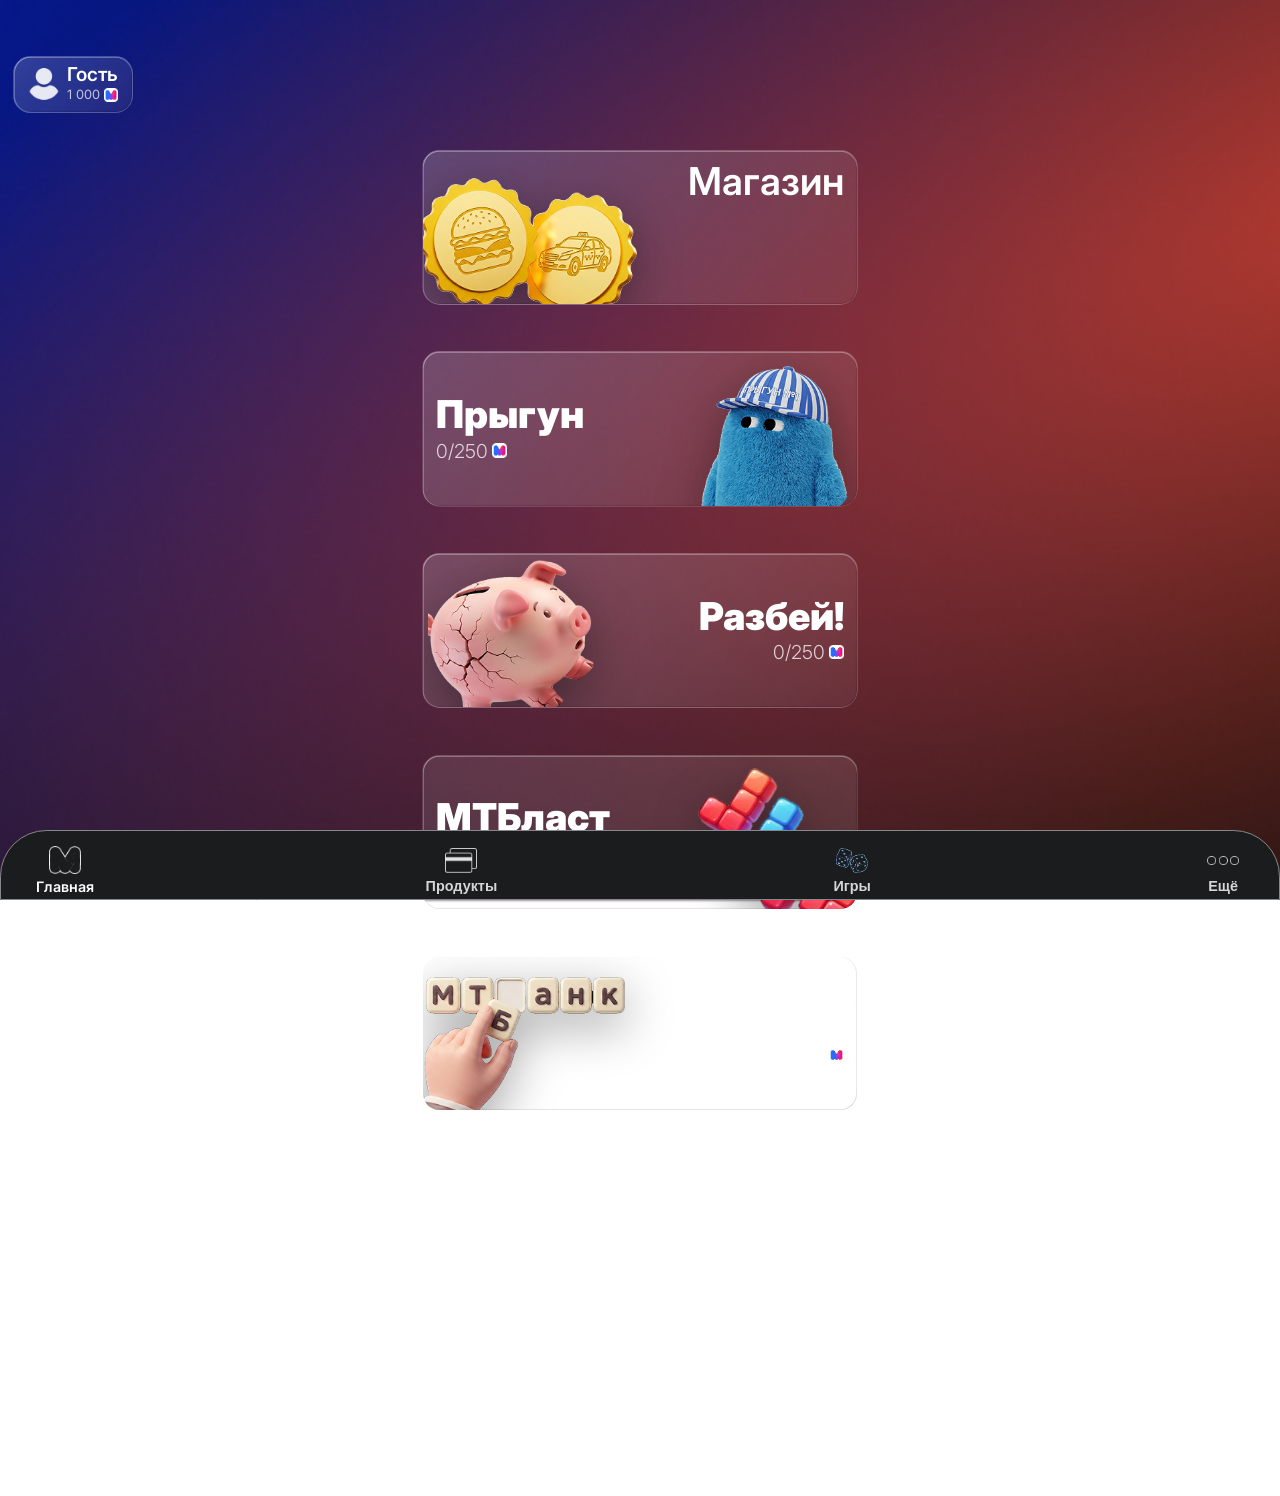
<file: index.html>
<!doctype html>
<html lang="ru">
  <head>
    <meta charset="UTF-8" />
    <meta name="viewport" content="width=device-width, initial-scale=1.0, viewport-fit=cover" />
    <title>Загрузка…</title>
    <meta http-equiv="refresh" content="0; url=./home/index.html?v=2" />
  </head>
  <body>
    <script>
      location.replace('./home/index.html?v=2');
    </script>
  </body>
</html>
</file>
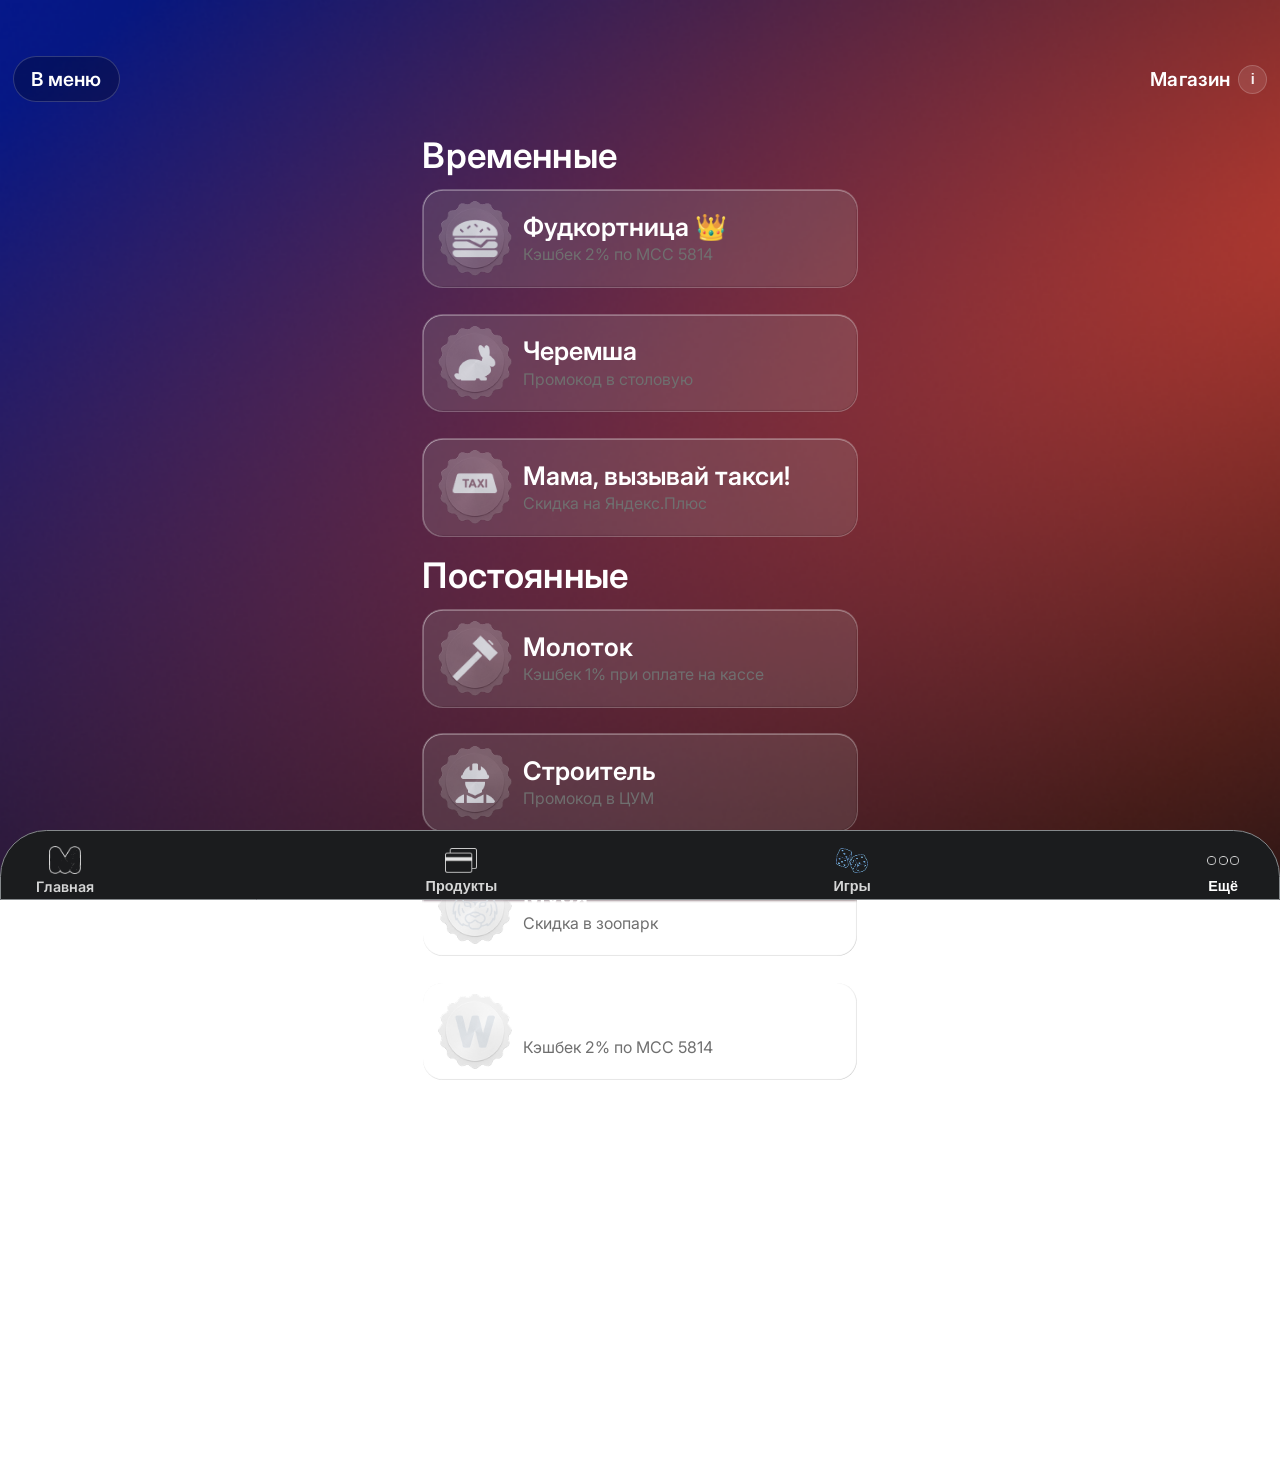
<file: achievements/index.html>
<!doctype html>
<html lang="ru">
  <head>
    <meta charset="UTF-8" />
    <meta name="viewport" content="width=device-width, initial-scale=1.0, viewport-fit=cover" />
    <title>Магазин</title>
    <link rel="stylesheet" href="../styles.css?v=2" />
    <link rel="stylesheet" href="./style.css?v=2" />
  </head>
  <body>
    <div class="app" id="app">
      <header class="topbar">
        <a class="btn btn--pill topbar__menu" href="../home/index.html">В меню</a>
        <div class="topbar__titleWrap">
          <h1 class="title">Магазин</h1>
          <button class="topbar__info" id="infoBtn" type="button" aria-label="Информация о MOBYCoins">i</button>
        </div>
        <div class="topbar__spacer" aria-hidden="true"></div>
      </header>

      <main class="stage" aria-label="Достижения">
        <section class="ach" aria-label="Список достижений">
          <div class="ach__section" id="tempSection">
            <h2 class="ach__h">Временные</h2>
            <div class="ach__list" id="tempList"></div>
          </div>

          <div class="ach__section" id="permSection">
            <h2 class="ach__h">Постоянные</h2>
            <div class="ach__list" id="permList"></div>
          </div>
        </section>
      </main>

      <nav class="bottombar" aria-label="Навигация">
        <a class="tab" href="../home/index.html">
          <span class="tab__icon"><img src="../images/menu/main.png" alt="" /></span>
          <span class="tab__text">Главная</span>
        </a>
        <button class="tab" type="button">
          <span class="tab__icon"><img src="../images/menu/products.png" alt="" /></span>
          <span class="tab__text">Продукты</span>
        </button>
        <button class="tab" type="button">
          <span class="tab__icon"><img src="../images/menu/games.png" alt="" /></span>
          <span class="tab__text">Игры</span>
        </button>
        <button class="tab tab--active" type="button">
          <span class="tab__icon"><img src="../images/menu/more.png" alt="" /></span>
          <span class="tab__text">Ещё</span>
        </button>
      </nav>

      <div class="modalBackdrop" id="infoBackdrop" aria-hidden="true"></div>
      <div class="modal" id="infoModal" role="dialog" aria-modal="true" aria-labelledby="infoTitle" aria-hidden="true">
        <div class="modal__card">
          <div class="modal__head">
            <div class="modal__title" id="infoTitle">MOBYCoins</div>
            <button class="modal__close" id="infoClose" type="button" aria-label="Закрыть">✕</button>
          </div>
          <div class="modal__body">
            <div class="modal__text">MOBYCoins - это внутриигровая валюта. Играй в игры, оплачивай картой и лови коины!</div>
            <div class="modal__text">Не хватает кэшбека? Обменяй коины на медали, но не забывай про достижения</div>
            <div class="modal__text">Активируй три ежемесячные медали или пожертвуй одной взамен на еженедельные акции от партнёров.</div>
          </div>
        </div>
      </div>
    </div>

    <script src="./script.js?v=2" defer></script>
  </body>
</html>
</file>
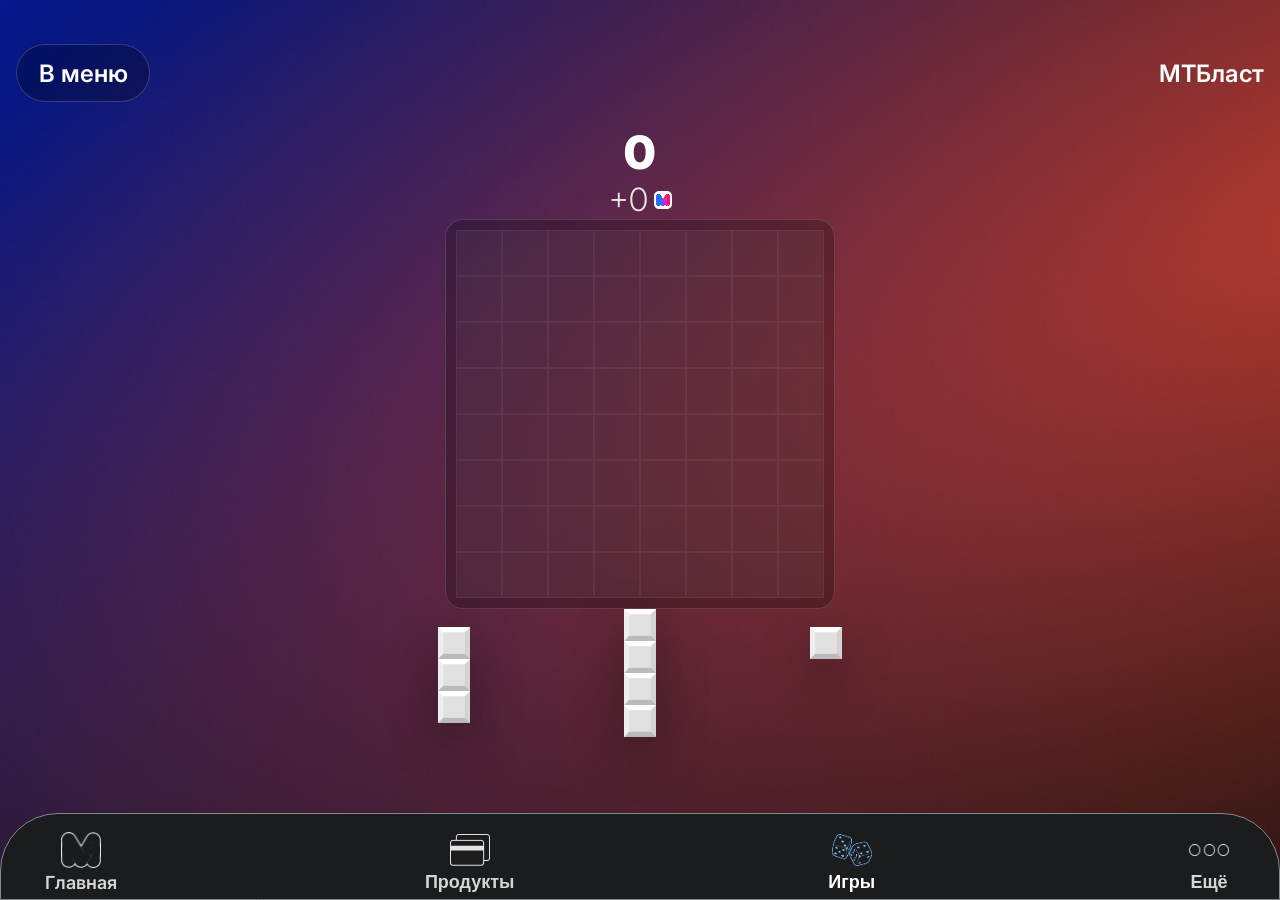
<file: blockblast/index.html>
<!doctype html>
<html lang="ru">
  <head>
    <meta charset="UTF-8" />
    <meta name="viewport" content="width=device-width, initial-scale=1.0, viewport-fit=cover" />
    <title>МТБласт</title>
    <link rel="stylesheet" href="../styles.css?v=2" />
    <link rel="stylesheet" href="./style.css?v=2" />
  </head>
  <body class="has-bb">
    <div class="app" id="app">
      <header class="topbar">
        <a class="btn btn--pill topbar__menu" href="../home/index.html">В меню</a>
        <h1 class="title">МТБласт</h1>
        <div class="topbar__spacer" aria-hidden="true"></div>
      </header>

      <main class="stage" aria-label="Игра Блокбласт">
        <section class="bb">
          <div class="bb__score" aria-label="Счёт">
            <span id="score">0</span>
          </div>

          <div class="bb__coinsLine" id="coinsLine" aria-label="МТкоины">
            <span class="bb__coinsText">+0</span>
            <img class="bb__coin" src="../images/coin.png" alt="" />
          </div>

          <div class="bb__boardWrap">
            <div class="bb__board" id="board" aria-label="Поле"></div>
          </div>

          <div class="bb__tray" id="tray" aria-label="Фигуры"></div>
        </section>
      </main>

      <nav class="bottombar" aria-label="Навигация">
        <a class="tab" href="../home/index.html">
          <span class="tab__icon"><img src="../images/menu/main.png" alt="" /></span>
          <span class="tab__text">Главная</span>
        </a>
        <button class="tab" type="button">
          <span class="tab__icon"><img src="../images/menu/products.png" alt="" /></span>
          <span class="tab__text">Продукты</span>
        </button>
        <button class="tab tab--active" type="button">
          <span class="tab__icon"><img src="../images/menu/games.png" alt="" /></span>
          <span class="tab__text">Игры</span>
        </button>
        <button class="tab" type="button">
          <span class="tab__icon"><img src="../images/menu/more.png" alt="" /></span>
          <span class="tab__text">Ещё</span>
        </button>
      </nav>
    </div>

    <div class="bb__dragLayer" id="dragLayer" aria-hidden="true"></div>
    
    <script src="./script.js?v=2" defer></script>
  </body>
</html>
</file>
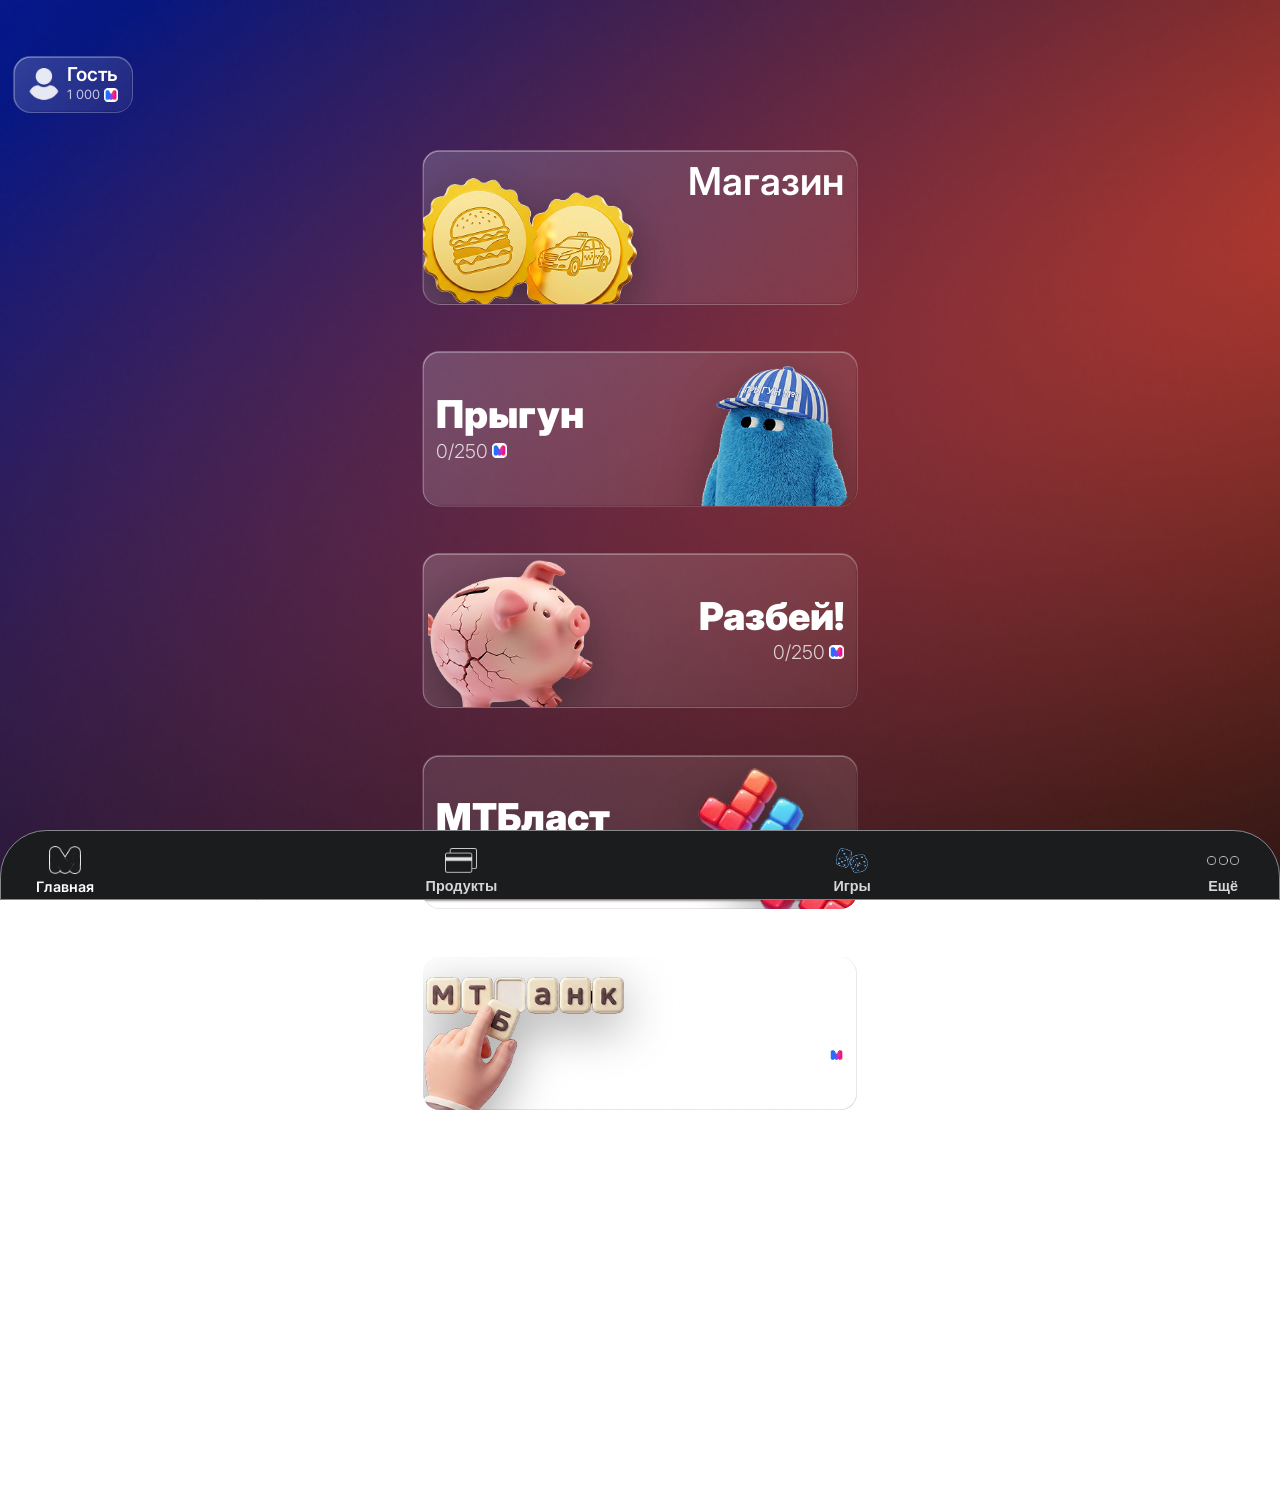
<file: home/index.html>
<!doctype html>
<html lang="ru">
  <head>
    <meta charset="UTF-8" />
    <meta name="viewport" content="width=device-width, initial-scale=1.0, viewport-fit=cover" />
    <title>Главная</title>
    <link rel="stylesheet" href="../styles.css?v=2" />
    <link rel="stylesheet" href="./style.css?v=2" />

    <link rel="prefetch" href="../achievements/index.html" />
    <link rel="prefetch" href="../achievements/style.css?v=2" />
    <link rel="prefetch" href="../achievements/script.js?v=2" />

    <link rel="prefetch" href="../jumper/index.html" />
    <link rel="prefetch" href="../jumper/style.css?v=2" />
    <link rel="prefetch" href="../jumper/script.js?v=2" />

    <link rel="prefetch" href="../pig/index.html" />
    <link rel="prefetch" href="../pig/style.css?v=2" />
    <link rel="prefetch" href="../pig/script.js?v=2" />

    <link rel="prefetch" href="../blockblast/index.html" />
    <link rel="prefetch" href="../blockblast/style.css?v=2" />
    <link rel="prefetch" href="../blockblast/script.js?v=2" />

    <link rel="prefetch" href="../wordle/index.html" />
    <link rel="prefetch" href="../wordle/style.css?v=2" />
    <link rel="prefetch" href="../wordle/script.js?v=2" />
  </head>
  <body>
    <div class="app" id="app">
      <header class="homeTop">
        <div class="profile glass">
          <div class="profile__icon" aria-hidden="true">
            <img src="../images/user.png" alt="" />
          </div>
          <div class="profile__meta">
            <div class="profile__name">Гость</div>
            <div class="profile_coins">
              <div class="profile__sub" id="profileCoins">1000</div>
              <img src="../images/coin.png" alt="">
            </div>
          </div>
        </div>
      </header>

      <main class="stage" aria-label="Главное меню">
        <section class="home">
          <a class="card glass card--wide" href="../achievements/index.html" aria-label="Достижения">
            <div class="card__text card__text--shop">
              <div class="card__sub">Магазин</div>
            </div>
            <img class="card__art card__art--ach" src="../images/achievements.png" alt="" />
          </a>

          <a class="card glass card--jumper" href="../jumper/index.html" aria-label="Игра Прыгун">
            <div class="card__text">
              <div class="card__title">Прыгун</div>
              <div class="card__coins">
                <div class="card__sub" id="jumperProgress">0/250</div>
                <img src="../images/coin.png" alt="Монета">
              </div>
              
            </div>
            <img class="card__art" src="../images/jumper.png" alt="" />
          </a>

          <a class="card glass card--break" href="../pig/index.html" aria-label="Игра Разбей">
            <img class="card__art" src="../images/break.png" alt="" />
            <div class="card__text card__text--right">
              <div class="card__title">Разбей!</div>
  
              <div class="card__coins">
                 <div class="card__sub" id="pigProgress">0/250</div>
                <img src="../images/coin.png" alt="Монета">
              </div>
            </div>
          </a>

          <a class="card glass card--blast" href="../blockblast/index.html" aria-label="Игра МТБласт">
            <div class="card__text">
              <div class="card__title">МТБласт</div>
              
              <div class="card__coins">
                 <div class="card__sub" id="blockblastProgress">0/250</div>
                <img src="../images/coin.png" alt="Монета">
              </div>
            </div>
            <img class="card__art" src="../images/blockblast.png" alt="" />
          </a>

          <a class="card glass card--wordle" href="../wordle/index.html" aria-label="Игра Вордли">
            <img class="card__art" src="../images/words.png" alt="" />
            <div class="card__text card__text--right">
              <div class="card__title">Вордли</div>
              

              <div class="card__coins">
                 <div class="card__sub" id="wordleProgress">0/250</div>
                <img src="../images/coin.png" alt="Монета">
              </div>
            </div>
          </a>
        </section>
      </main>

      <nav class="bottombar" aria-label="Навигация">
        <a class="tab tab--active" href="../home/index.html">
          <span class="tab__icon"><img src="../images/menu/main.png" alt="" /></span>
          <span class="tab__text">Главная</span>
        </a>
        <button class="tab" type="button">
          <span class="tab__icon"><img src="../images/menu/products.png" alt="" /></span>
          <span class="tab__text">Продукты</span>
        </button>
        <button class="tab" type="button">
          <span class="tab__icon"><img src="../images/menu/games.png" alt="" /></span>
          <span class="tab__text">Игры</span>
        </button>
        <button class="tab" type="button">
          <span class="tab__icon"><img src="../images/menu/more.png" alt="" /></span>
          <span class="tab__text">Ещё</span>
        </button>
      </nav>
    </div>

    <script src="./script.js?v=2" defer></script>
  </body>
</html>
</file>
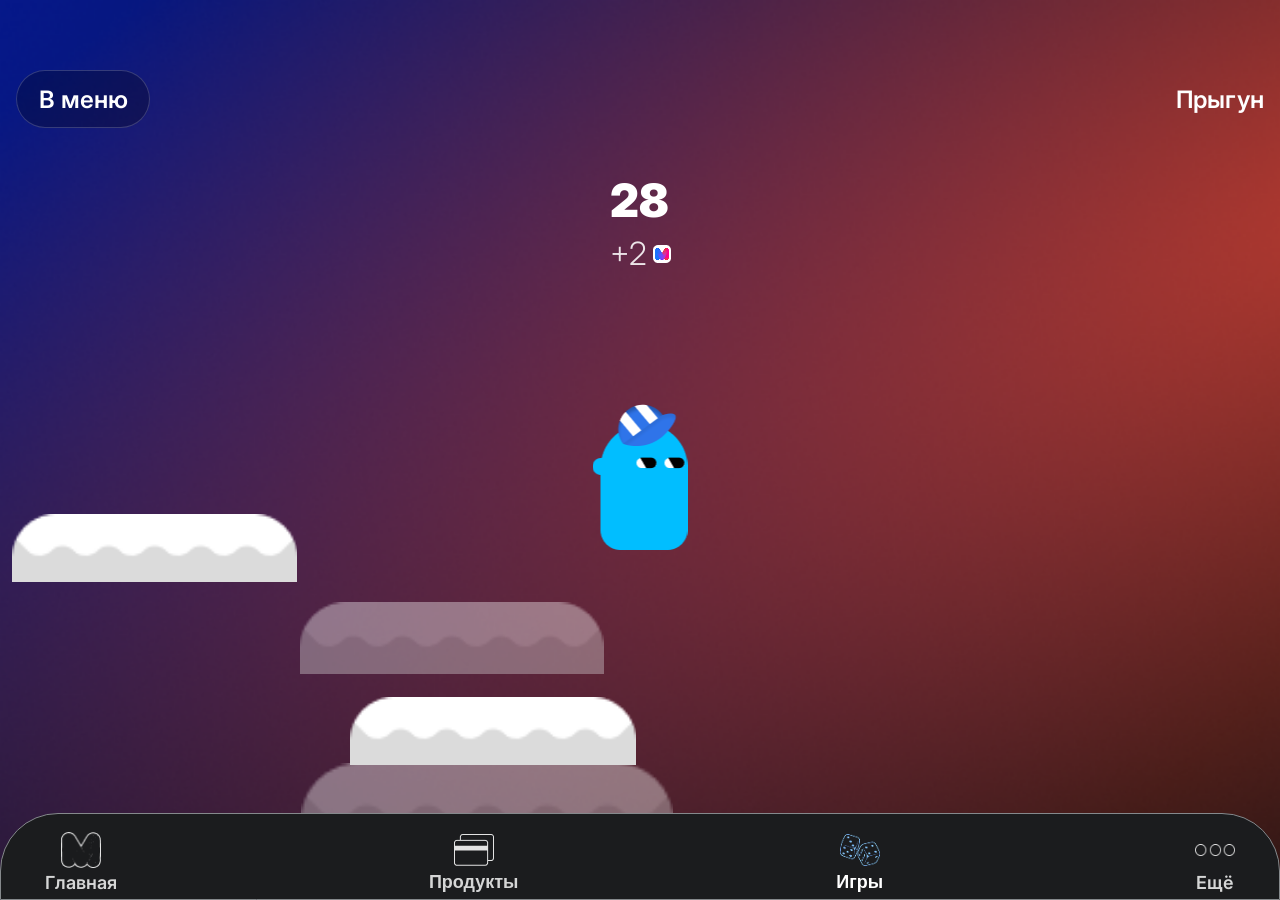
<file: jumper/index.html>
<!doctype html>
<html lang="ru">
  <head>
    <meta charset="UTF-8" />
    <meta name="viewport" content="width=device-width, initial-scale=1.0, viewport-fit=cover" />
    <title>Прыгун</title>
    <link rel="stylesheet" href="../styles.css?v=2" />
    <link rel="stylesheet" href="./style.css?v=2" />
  </head>
  <body class="has-canvas">
    <canvas id="game" class="game" width="390" height="844"></canvas>
    <div class="app" id="app">
      <header class="topbar">
        <a class="btn btn--pill topbar__menu" id="menuBtn" href="../home/index.html">В меню</a>
        <h1 class="title">Прыгун</h1>
        <div class="topbar__spacer" aria-hidden="true"></div>
      </header>

      <main class="stage" aria-label="Игра Прыгун">
        <div class="jHud" aria-label="Счёт">
          <div class="scoreBadge" aria-label="Очки">
            <span id="score">0</span>
          </div>
          <div class="j__coinsLine" id="coinsLine" aria-label="МТкоины">
            <span class="j__coinsText">+0</span>
            <img class="j__coin" src="../images/coin.png" alt="" />
          </div>
        </div>
        <div class="hint" id="hint">
          Управление: <b>← →</b> или <b>свайп</b>
        </div>
      </main>

      <nav class="bottombar" aria-label="Навигация">
        <a class="tab" href="../home/index.html">
          <span class="tab__icon"><img src="../images/menu/main.png" alt="" /></span>
          <span class="tab__text">Главная</span>
        </a>
        <button class="tab" type="button">
          <span class="tab__icon"><img src="../images/menu/products.png" alt="" /></span>
          <span class="tab__text">Продукты</span>
        </button>
        <button class="tab tab--active" type="button">
          <span class="tab__icon"><img src="../images/menu/games.png" alt="" /></span>
          <span class="tab__text">Игры</span>
        </button>
        <a class="tab" href="../achievements/index.html">
          <span class="tab__icon"><img src="../images/menu/more.png" alt="" /></span>
          <span class="tab__text">Ещё</span>
        </a>
      </nav>
    </div>

    <script src="./script.js?v=2" defer></script>
  </body>
</html>
</file>
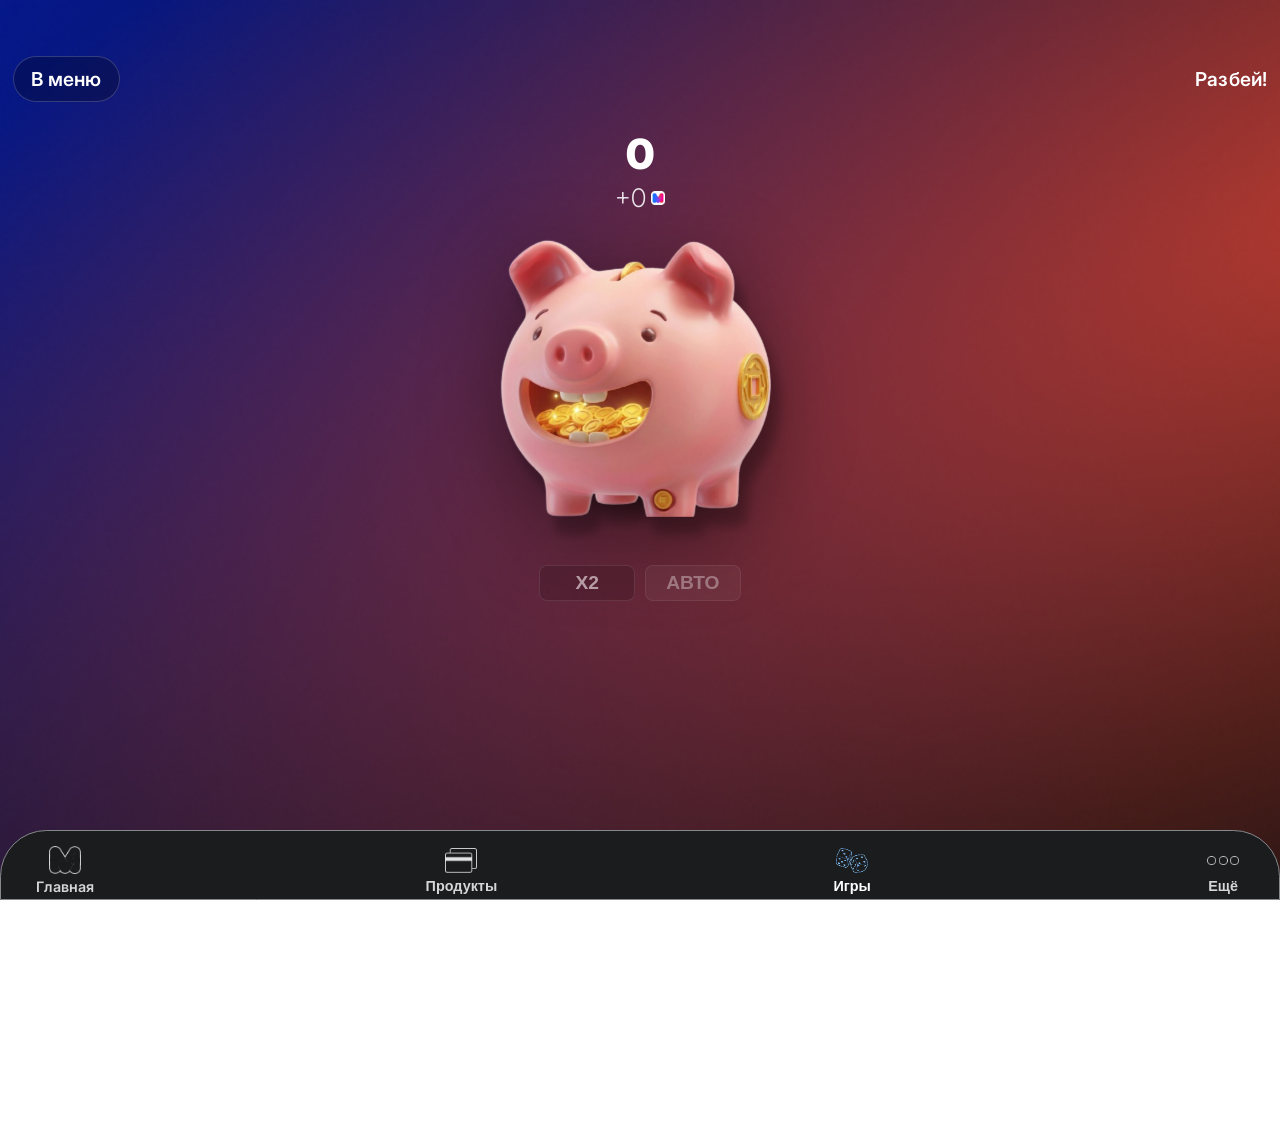
<file: pig/index.html>
<!doctype html>
<html lang="ru">
  <head>
    <meta charset="UTF-8" />
    <meta name="viewport" content="width=device-width, initial-scale=1.0, viewport-fit=cover" />
    <title>Свинка-копилка</title>
    <link rel="stylesheet" href="../styles.css?v=2" />
    <link rel="stylesheet" href="./style.css?v=2" />
  </head>
  <body>
    <div class="app" id="app">
      <header class="topbar">
        <a class="btn btn--pill topbar__menu" href="../home/index.html">В меню</a>
        <h1 class="title">Разбей!</h1>
        <div class="topbar__spacer" aria-hidden="true"></div>
      </header>

      <main class="stage" aria-label="Игра Свинка-копилка">
        <section class="pig">
          <div class="pig__hud" aria-label="Счёт">
            <div class="pig__clicks" id="clicks">0</div>
            <div class="pig__coinsLine" id="coinsLine">
              <span class="pig__coinsText">+0</span>
              <img class="pig__coin" src="../images/coin.png" alt="" />
            </div>
          </div>

          <button class="pig__btn" id="pigBtn" type="button" aria-label="Клик по свинке">
            <div class="pig__scene" id="pigScene">
              <img class="pig__img" id="pigImg" src="../images/pig.png" alt="Свинка-копилка" draggable="false" />
              <div class="pig__shadow" aria-hidden="true"></div>
            </div>
          </button>

          <div class="pig__actions">
            <button class="btn pig__actionBtn" id="btnX2" type="button">x2</button>
            <button class="btn pig__actionBtn" id="btnAuto" type="button">авто</button>
          </div>

          <div class="pig__particles" id="particles" aria-hidden="true"></div>
        </section>
      </main>

      <nav class="bottombar" aria-label="Навигация">
        <a class="tab" href="../home/index.html">
          <span class="tab__icon"><img src="../images/menu/main.png" alt="" /></span>
          <span class="tab__text">Главная</span>
        </a>
        <button class="tab" type="button">
          <span class="tab__icon"><img src="../images/menu/products.png" alt="" /></span>
          <span class="tab__text">Продукты</span>
        </button>
        <button class="tab tab--active" type="button">
          <span class="tab__icon"><img src="../images/menu/games.png" alt="" /></span>
          <span class="tab__text">Игры</span>
        </button>
        <button class="tab" type="button">
          <span class="tab__icon"><img src="../images/menu/more.png" alt="" /></span>
          <span class="tab__text">Ещё</span>
        </button>
      </nav>
    </div>

    <script src="./script.js?v=2" defer></script>
  </body>
</html>
</file>
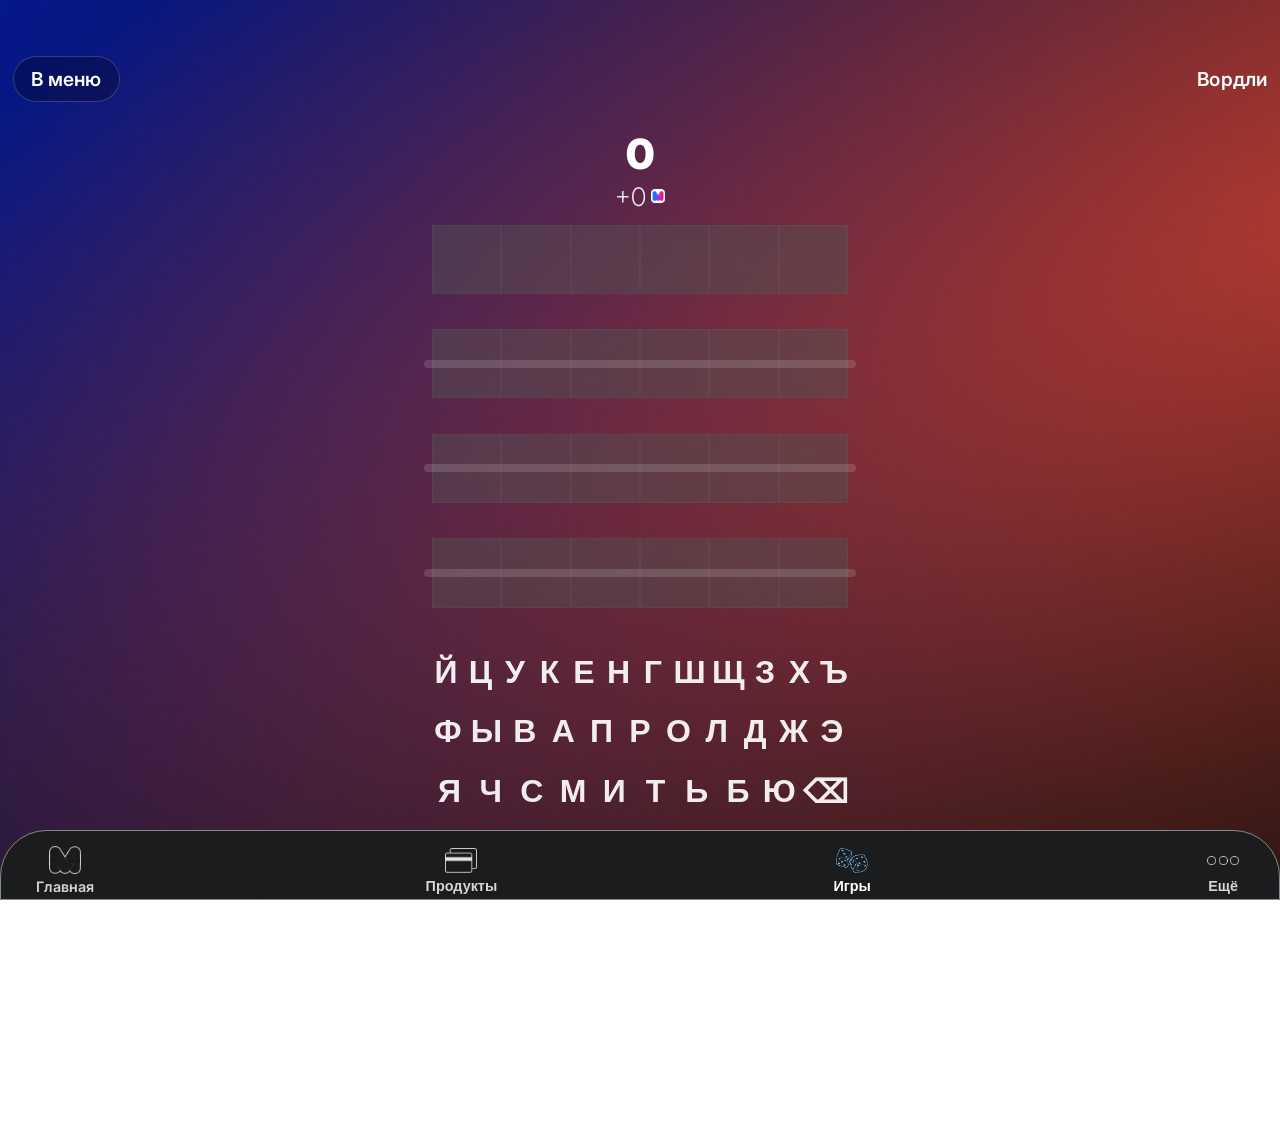
<file: wordle/index.html>
<!doctype html>
<html lang="ru">
  <head>
    <meta charset="UTF-8" />
    <meta name="viewport" content="width=device-width, initial-scale=1.0, viewport-fit=cover" />
    <title>Вордли</title>
    <link rel="stylesheet" href="../styles.css?v=2" />
    <link rel="stylesheet" href="./style.css?v=2" />
  </head>
  <body>
    <div class="app" id="app">
      <header class="topbar">
        <a class="btn btn--pill topbar__menu" href="../home/index.html">В меню</a>
        <h1 class="title">Вордли</h1>
        <div class="topbar__spacer" aria-hidden="true"></div>
      </header>

      <main class="stage" aria-label="Игра Вордли">
        <section class="w">
          <div class="w__hud" aria-label="Счёт">
            <div class="w__score" aria-label="Очки">
              <span id="score">0</span>
            </div>
            <div class="w__coinsLine" id="coinsLine" aria-label="МТкоины">
              <span class="w__coinsText">+0</span>
              <img class="w__coin" src="../images/coin.png" alt="" />
              <span class="w__maxBadge" id="maxBadge" aria-hidden="true">MAX</span>
            </div>
          </div>

          <div class="w__grid" id="grid" aria-label="Поле"></div>

          <div class="w__status" id="status" aria-live="polite"></div>

          <button class="btn btn--pill w__restart" id="restartBtn" type="button">Ещё раз</button>

          <button class="w__kbdToggle" id="kbdToggle" type="button" aria-controls="kbd" aria-expanded="false">
            ⌨
          </button>

          <div class="w__kbdBackdrop" id="kbdBackdrop" aria-hidden="true"></div>
          <div class="w__kbd" id="kbd" aria-label="Клавиатура"></div>
        </section>
      </main>

      <nav class="bottombar" aria-label="Навигация">
        <a class="tab" href="../home/index.html">
          <span class="tab__icon"><img src="../images/menu/main.png" alt="" /></span>
          <span class="tab__text">Главная</span>
        </a>
        <button class="tab" type="button">
          <span class="tab__icon"><img src="../images/menu/products.png" alt="" /></span>
          <span class="tab__text">Продукты</span>
        </button>
        <button class="tab tab--active" type="button">
          <span class="tab__icon"><img src="../images/menu/games.png" alt="" /></span>
          <span class="tab__text">Игры</span>
        </button>
        <button class="tab" type="button">
          <span class="tab__icon"><img src="../images/menu/more.png" alt="" /></span>
          <span class="tab__text">Ещё</span>
        </button>
      </nav>
    </div>

    <script src="./script.js?v=2" defer></script>
  </body>
</html>
</file>
<file: styles.css>
@import url('https://fonts.googleapis.com/css2?family=Inter:wght@400;600&display=swap');

:root{
  --bg-base:#0d0e10;
  --txt:#ffffff;
  --muted:rgba(255,255,255,.7);
  --glass:rgba(0,0,0,.25);
  --glass-2:rgba(255,255,255,.08);
  --stroke:rgba(255,255,255,.18);
  --accent:#2f7bff;
  --nav-h:87px;
}

*{box-sizing:border-box}
html,body{height:100%; width:100%; max-width:100%}

html{background:transparent}

body{
  margin:0;
  font-family: 'Inter', ui-sans-serif, system-ui, -apple-system, Segoe UI, Roboto, Arial, "Noto Sans", "Liberation Sans", sans-serif;
  color:var(--txt);
  background:transparent;
  position:relative;
  overflow:auto;
  overflow-x:hidden;
  zoom:.8;
}

a{color:inherit; text-decoration:none}
a:visited{color:inherit}
a:hover{color:inherit}
a:active{color:inherit}

body::before{
  content:"";
  position:fixed;
  inset:0;
  background-color:#0d0e10;
  background-image:url('./images/background.png');
  background-size:cover;
  background-position:center;
  background-repeat:no-repeat;
  z-index:0;
}
.app{
  min-height:100vh;
  width:100%;
  margin:0;
  display:flex;
  flex-direction:column;
  position:relative;
  z-index:2;
}

.topbar{
  display:flex;
  align-items:center;
  justify-content:space-between;
  gap:12px;
  padding:70px 16px 40px;
  position:relative;
  z-index:2;
}

.title{
  margin:0;
  font-size:24px;
  letter-spacing:.2px;
  text-align:right;
  font-weight: 600;
}

.topbar__spacer{display:none}

.glass {
  background-image: linear-gradient(135deg, rgba(255,255,255,.18), rgba(255,255,255,.06));
  border:1px solid rgba(255,255,255,.18);
  backdrop-filter: blur(2px);
  -webkit-backdrop-filter: blur(16px);
  box-shadow:
    inset 0 1px 0 rgba(255, 255, 255, 0.40),
    inset 1px 0 0 rgba(255, 255, 255, 0.32),
    inset 0 -1px 1px rgba(0, 0, 0, 0.13),
    inset -1px 0 1px rgba(0, 0, 0, 0.11)
}

.topbar__menu{
  border-radius:22px;
}

.btn{
  border:1px solid var(--stroke);
  background:rgba(0,0,0,.25);
  color:var(--txt);
  border-radius: 29px;
  font-weight:600;
  cursor:pointer;
  -webkit-tap-highlight-color: transparent;
  height: 58px;
  width: 134px;
  display: flex;
  align-items: center;
  justify-content: center;
  font-size: 24px;
}
.btn:active{transform:translateY(1px)}
.btn--pill{border-radius:999px}
.btn--primary{
  background:linear-gradient(180deg, rgba(47,123,255,.95), rgba(47,123,255,.7));
  border-color:rgba(255,255,255,.28);
}

.stage{
  flex:1;
  position:relative;
  padding:0;
  overflow:auto;
  min-height:0;
  -webkit-overflow-scrolling: touch;
  padding-bottom: calc(var(--nav-h) + env(safe-area-inset-bottom));
  scroll-behavior:smooth;
  scrollbar-width:none;
  -ms-overflow-style:none;
  width:100%;
  max-width:576px;
  margin:0 auto;
}

.stage::-webkit-scrollbar{width:0;height:0}

.bottombar{
  height: 87px;
  /* padding:10px 10px calc(10px + env(safe-area-inset-bottom)); */
  padding: 20px 44px calc(10px + env(safe-area-inset-bottom)) 44px;
  background: #1B1C1E;
  /* display:grid;
  grid-template-columns:repeat(4, 1fr); */
  display: flex;
  align-items: center;
  justify-content: space-between;
  gap:6px;
  position:fixed;
  left:0;
  right:0;
  bottom:0;
  z-index:10;
  border: 1px solid #85898c;
  border-radius: 58px 58px 0 0;
}

.tab{
  border:0;
  background:transparent;
  color:rgba(255,255,255,.82);
  text-decoration:none;
  border-radius:16px;
  display:flex;
  flex-direction:column;
  align-items:center;
  justify-content:center;
  gap:2px;
  cursor:pointer;
  -webkit-tap-highlight-color: transparent;
}
.tab__icon{width:40px; height:40px; line-height:28px; display:block}
.tab__icon img{width:100%; height:100%; object-fit:contain; display:block; opacity:.88}
.tab__text{
  font-size: 18px;
  font-weight: 600;
}
.tab--active{
  /* background:rgba(255,255,255,.08);
  color:#ffffff;
  border:1px solid rgba(255,255,255,.14); */
  color:#ffffff;
}

.tab--active .tab__icon img{opacity:1}
</file>
<file: achievements/style.css>
.ach{
  padding:0 16px 0;
}

.ach__section{margin-bottom:22px}

.ach__h{
  margin:0 0 16px;
  font-size:44px;
  font-weight:600;
  letter-spacing:.2px;
}

.ach__list{
  display:flex;
  flex-direction:column;
  gap:32px;
}

.topbar__titleWrap{
  display:flex;
  align-items:center;
  gap:10px;
}

.topbar__info{
  width:36px;
  height:36px;
  border-radius:999px;
  border:1px solid rgba(255,255,255,.18);
  background: rgba(255, 255, 255, 0.10);
  color:rgba(255,255,255,.92);
  font-weight:800;
  font-size:18px;
  line-height:1;
  display:inline-flex;
  align-items:center;
  justify-content:center;
}

.achCard{
  position:relative;
  display:flex;
  align-items:center;
  gap:14px;
  padding:14px 18px;
  border-radius:26px;
  min-height:114px;
  background-color: rgba(255, 255, 255, 0.10);
  border:1px solid rgba(255,255,255,.18);
  backdrop-filter: blur(2px);
  box-shadow:
    inset 0 1px 0 rgba(255, 255, 255, 0.40),
    inset 1px 0 0 rgba(255, 255, 255, 0.32),
    inset 0 -1px 1px rgba(0, 0, 0, 0.13),
    inset -1px 0 1px rgba(0, 0, 0, 0.11);
  cursor:pointer;
}

.achCard.is-active{
  background-color: rgba(34, 255, 14, 0.10);
}

.achCard.is-inactive{
  filter:saturate(.9);
}

.achCard__icon{
  width:93px;
  height:93px;
  border-radius:18px;
  background: transparent;
  border:0;
  display:flex;
  align-items:center;
  justify-content:center;
  overflow:hidden;
  position:relative;
}

.achCard__medal{
  position:absolute;
  inset:0;
  width:100%;
  height:100%;
  object-fit:cover;
  display:block;
  z-index:1;
}

.achCard__glyph{
  position:absolute;
  left:50%;
  top:50%;
  transform:translate(-50%, -50%);
  width:56px;
  height:56px;
  object-fit:contain;
  display:block;
  opacity:.88;
  z-index:2;
  mix-blend-mode: multiply;
  filter: brightness(0) saturate(100%) invert(88%) sepia(4%) saturate(300%) hue-rotate(175deg) brightness(108%) contrast(92%);
}

.achCard.is-active .achCard__glyph{
  opacity:.92;
  mix-blend-mode: multiply;
  filter: brightness(0) saturate(100%) invert(86%) sepia(33%) saturate(1280%) hue-rotate(350deg) brightness(108%) contrast(96%);
}

.achCard__text{min-width:0; flex:1}

.achCard__title{
  font-size:32px;
  font-weight:600;
  line-height:1.1;
  white-space:nowrap;
  overflow:hidden;
  text-overflow:ellipsis;
}

.achCard__desc{
  margin-top:4px;
  font-size:20px;
  color:#6f6f6f;
  white-space:nowrap;
  overflow:hidden;
  text-overflow:ellipsis;
}

.achCard__pill{
  margin-left:auto;
  padding:14px 18px;
  border-radius:26px;
  font-weight:600;
  font-size:24px;
  border:1px solid rgba(255,255,255,.18);
  background: rgba(255, 255, 255, 0.10);
}

.achCard__pill--active{
  background: rgba(34, 255, 14, 0.10);
  border-color: rgba(255,255,255,.18);
}

.achCard__details{
  display:none;
  width:100%;
  margin-top:12px;
}

.achCard.is-expanded{
  flex-wrap:wrap;
}

.achCard.is-expanded .achCard__details{
  display:block;
}

.achCard.is-expanded .achCard__title{
  white-space:normal;
  overflow:visible;
  text-overflow:clip;
}

.achCard__long{
  font-size:20px;
  color:rgba(255,255,255,.88);
  line-height:1.25;
}

.achCard__actions{
  margin-top:14px;
  display:flex;
  gap:12px;
}

.achCard__buy{
  flex:1;
  height:57px;
  border-radius:26px;
}

.achCard__buy--active{
  background: rgba(34, 255, 14, 0.10);
  border:1px solid rgba(255,255,255,.18);
}

.achCard__balance{
  margin-top:10px;
  display:inline-flex;
  align-items:center;
  gap:6px;
  font-size:20px;
  color:#6f6f6f;
}

.achCard__coin{
  width:18px;
  height:18px;
  display:block;
  object-fit:contain;
}

.modalBackdrop{
  display:none;
  position:fixed;
  inset:0;
  background: rgba(0,0,0,.55);
  z-index:50;
}

.modal{
  display:none;
  position:fixed;
  inset:0;
  z-index:51;
  padding: 18px;
  align-items:center;
  justify-content:center;
}

.modal.is-open{display:flex}
.modalBackdrop.is-open{display:block}

.modal__card{
  width:min(560px, 92vw);
  border-radius:26px;
  padding:16px 16px 18px;
  background: rgba(20, 20, 20, 0.92);
  border:1px solid rgba(255,255,255,.18);
  backdrop-filter: blur(6px);
}

.modal__head{
  display:flex;
  align-items:center;
  justify-content:space-between;
  gap:12px;
}

.modal__title{
  font-size:24px;
  font-weight:700;
}

.modal__close{
  width:40px;
  height:40px;
  border-radius:999px;
  border:1px solid rgba(255,255,255,.18);
  background: rgba(255, 255, 255, 0.10);
  color:rgba(255,255,255,.92);
  font-size:18px;
}

.modal__body{margin-top:10px}

.modal__text{
  font-size:18px;
  line-height:1.3;
  color:rgba(255,255,255,.88);
}

.modal__text + .modal__text{margin-top:10px}
</file>
<file: blockblast/style.css>
.stage{padding:0; overflow:auto; overscroll-behavior: none}

body.has-bb{
  zoom:1;
}

body.has-bb .app{min-height:100dvh}

body.has-bb .stage{
  overflow:hidden;
}

body.has-bb .topbar{
  padding:44px 16px 18px;
}

:root{
  --bb-block: 32px;
}

@media (max-height: 720px){
  body.has-bb .topbar{padding:34px 16px 12px}
  .bb{gap:10px}
  .pieceSlot{min-height:96px}
  .bb__board{width:min(340px, 94vw, calc(100dvh - 340px))}
}

@media (max-width: 580px), (max-height: 640px){
  :root{--bb-block:28px}
  body.has-bb .topbar{padding:28px 14px 10px}
  .bb{gap:8px; padding:0 14px}
  .bb__tray{gap:10px}
  .pieceSlot{min-height:78px}
  .bb__board{width:min(320px, 96vw, calc(100dvh - 320px))}
}

@media (max-height: 600px){
  :root{--bb-block:26px}
  body.has-bb .topbar{padding:22px 14px 8px}
  .bb{gap:6px}
  .bb__tray{gap:8px}
  .pieceSlot{min-height:72px}
  .bb__board{width:min(300px, 96vw, calc(100dvh - 290px))}
}

.bb{
  height:100%;
  padding:0 16px;
  display:flex;
  flex-direction:column;
  align-items:center;
  justify-content:flex-start;
  /* gap:14px; */
  touch-action: pan-y;
}

.bb__score{
  margin-top:4px;
  font-weight:1000;
  font-size:46px;
  letter-spacing:.4px;
}

.bb__coinsLine{
  display:inline-flex;
  align-items:center;
  justify-content:center;
  gap:6px;
  font-size:14px;
  color:rgba(255,255,255,.88);
}

.bb__coinsText{
  font-size:32px;
  font-weight:300;
}

.bb__coin{
  width:18px;
  height:18px;
  display:block;
  object-fit:contain;
}

.bb__boardWrap{
  width:100%;
  display:flex;
  justify-content:center;
}

.bb__board{
  width:min(390px, 92vw, calc(100dvh - 380px));
  aspect-ratio: 1 / 1;
  border-radius:18px;
  background:rgba(0,0,0,.22);
  border:1px solid rgba(255,255,255,.14);
  backdrop-filter: blur(12px);
  display:grid;
  grid-template-columns: repeat(var(--n, 8), 1fr);
  grid-template-rows: repeat(var(--n, 8), 1fr);
  gap:0;
  padding:10px;
}

.cell{
  background:rgba(255,255,255,.05);
  border:1px solid rgba(255,255,255,.06);
  border-radius:0;
  position:relative;
  overflow:hidden;
}

.cell.is-filled{
  background-image:url('../images/cube.png');
  background-size:cover;
  background-position:center;
  border-color:rgba(255,255,255,.14);
  transform: scale(1);
}

.cell.is-preview{
  outline:2px solid rgba(72, 208, 38, .85);
  outline-offset:-2px;
  box-shadow: inset 0 0 0 999px rgba(72, 208, 38, .20), 0 0 18px rgba(72, 208, 38, .28);
}

.cell.is-preview-bad{
  outline:2px solid rgba(255, 74, 74, .85);
  outline-offset:-2px;
  box-shadow: inset 0 0 0 999px rgba(255, 74, 74, .18), 0 0 18px rgba(255, 74, 74, .24);
}

.cell.is-clearing{
  animation: bbClear 240ms ease-in forwards;
}

@keyframes bbClear{
  to{ transform: scale(.1); opacity:0; }
}

.bb__tray{
  width:100%;
  display:grid;
  grid-template-columns: repeat(3, 1fr);
  gap:14px;
  align-items:end;
  margin-top:auto;
  padding-bottom: 0;
}

.pieceSlot{
  min-height:110px;
  display:flex;
  align-items:flex-start;
  justify-content:center;
}

.piece{
  display:grid;
  gap:0;
  transform-origin:center;
  touch-action:none;
  user-select:none;
  filter: drop-shadow(0 18px 24px rgba(0,0,0,.35));
}

.piece.is-disabled{
  opacity:.18;
  filter:none;
}

.piece *{
  touch-action:none;
}

.piece.is-grabbed{
  filter: drop-shadow(0 28px 38px rgba(0,0,0,.55));
}

.pblock{
  width:var(--bb-block);
  height:var(--bb-block);
  background-image:url('../images/cube.png');
  background-size:cover;
  background-position:center;
  border-radius:0;
}

.bb__dragLayer{
  position:fixed;
  inset:0;
  pointer-events:none;
  z-index:10;
}

.floatScore{
  position:absolute;
  font-weight:1000;
  color:#ffffff;
  text-shadow: 0 10px 22px rgba(0,0,0,.55);
  will-change: transform, opacity;
}

@media (max-width: 576px){
  .bb{padding:0 14px}
  .bb__score{font-size:44px}
  .bb__tray{padding-bottom: 88px}
  :root{--bb-block:20px}
}
</file>
<file: home/style.css>
.homeTop{
  padding:70px 16px 40px;
  position:relative;
  z-index:2;
}

.profile{
  padding:12px 18px;
  border-radius:22px;
  width:fit-content;
  display:flex;
  align-items:center;
  justify-content:center;
  gap: 8px;
}

.profile__icon{
  width:40px;
  height:40px; 
}

.profile__icon img{
  width:40px;
  height:40px;
  object-fit:contain;
}

.profile__name{
  font-weight:600;
  font-size:24px;
  line-height:18px;
  margin-bottom: 8px;
}

.profile_coins {
  display: flex;
  align-items: center;
  gap: 5px;
}

.profile__sub{
  font-size:16px;
  color:rgba(255,255,255,.72);
}

.home{
  padding:6px 16px 20px;
  display:flex;
  flex-direction:column;
  gap:58px;
}

.card{
  text-decoration:none;
  color:inherit;
  border-radius:22px;
  padding:16px;
  position:relative;
  isolation:isolate;
  z-index:0;
  overflow:hidden;
  clip-path: inset(-80px 0 0 0 round 22px);
  height:194px;
  display: flex;
  align-items: center;
}

.card:active{transform:translateY(1px)}

.card--wide{
  height:194px;
  overflow:hidden;
  clip-path: inset(-60px 0 0 0 round 22px);
}

.card--wide .card__title{
  font-size:16px;
  font-weight:600;
}

.card--wide .card__sub{
  margin-top:4px;
  font-size:48px;
  font-weight:600;
  color:#fff;
}

.card__small{font-size:13px; font-weight:800; opacity:.85}
.card__big{font-size:34px; font-weight:1000; letter-spacing:.3px; margin-top:2px}

.card__title{font-size:48px; font-weight:1000; line-height:1}
.card__sub{font-size:24px; font-weight:300; color:rgba(255,255,255,.78)}

.card__text{
  position:relative;
  z-index:3;
}

.card__text--right {
  margin-left: auto; 
}

.card__text--shop {
  margin-left: auto; 
  transform: translateY(-60px);

}

.card__coins{
  display: flex;
  align-items: center;
  gap: 5px;
  margin-top: 6px;
}

.card__text--right .card__coins{
  justify-content: flex-end;
}

.card__art{
  position:absolute;
  right:10px;
  bottom:-6px;
  height:180px;
  width:auto;
  object-fit:contain;
  z-index:1;
  filter: drop-shadow(0 18px 30px rgba(0,0,0,.35));
}

.card__art--ach{
  left:-6px;
  right:auto;
  bottom:-22px;
  top:auto;
  height:180px;
  object-fit:contain;
  z-index:0;
}

.card--break .card__art{
  left:6px;
  right:auto;
  height:190px;
}

.card--jumper{min-height:120px}
.card--break{min-height:120px}
.card--blast{min-height:110px; background: rgba(255, 255, 255, 0.1); border-color: rgba(255,255,255,.14)}

.card--blast .card__art{
  right:-10px;
  bottom:-34px;
  height:210px;
}

.card__tetris{
  position:absolute;
  right:18px;
  bottom:16px;
  width:88px;
  height:66px;
  border-radius:16px;
  background:
    linear-gradient(135deg, rgba(255,0,0,.85), rgba(255,0,0,0)),
    linear-gradient(135deg, rgba(0,140,255,.85), rgba(0,140,255,0));
  opacity:.65;
  transform: rotate(-10deg);
}

.card--wordle{min-height:96px}

.card--wordle .card__art{
  left:-24px;
  right:auto;
  bottom:-34px;
  height:200px;
}
</file>
<file: jumper/style.css>
body.has-canvas{zoom:1}

body.has-canvas .game{
  position:fixed;
  inset:0;
  width:100vw;
  height:100vh;
  border-radius:0;
  display:block;
  background:transparent;
  z-index:1;
  touch-action:none;
}

.hint{
  position:absolute;
  left:50%;
  transform:translateX(-50%);
  bottom: calc(var(--nav-h) - 3px);
  z-index:4;
  font-size:12px;
  color:rgba(255,255,255,.8);
  background:rgba(0,0,0,.22);
  border:1px solid rgba(255,255,255,.12);
  border-radius:999px;
  padding:8px 10px;
  backdrop-filter: blur(10px);
  pointer-events:none;
}

.jHud{
  width:100%;
  display:flex;
  flex-direction:column;
  align-items:center;
  justify-content:center;
  gap:6px;
}

.scoreBadge{
  position:relative;
  z-index:5;
  width:100%;
  text-align:center;
  margin-top:4px;
  font-weight:1000;
  font-size:46px;
  letter-spacing:.4px;
  pointer-events:none;
}

.j__coinsLine{
  display:inline-flex;
  align-items:center;
  justify-content:center;
  gap:6px;
  font-size:14px;
  color:rgba(255,255,255,.88);
  z-index:5;
  pointer-events:none;
}

.j__coinsText{
  font-size:32px;
  font-weight:300;
}

.j__coin{
  width:18px;
  height:18px;
  display:block;
  object-fit:contain;
}
</file>
<file: pig/style.css>
.stage{
  padding:0;
}

.pig{
  height:100%;
  padding:0 16px;
  display:flex;
  flex-direction:column;
  align-items:center;
  justify-content:flex-start;
  gap:14px;
}

.pig__hud{
  width:100%;
  display:flex;
  flex-direction:column;
  align-items:center;
  justify-content:center;
  gap:8px;
}

.pig__clicks{
  font-size:52px;
  line-height:1;
  font-weight:1000;
  letter-spacing:.4px;
}

.pig__coinsLine{
  display:inline-flex;
  align-items:center;
  justify-content:center;
  gap:6px;
  font-size:14px;
  color:rgba(255,255,255,.88);
}

.pig__coinsText {
  font-size: 32px;
  font-weight: 300;
}

.pig__coin{
  width:18px;
  height:18px;
  display:block;
  object-fit:contain;
}

.pig__btn{
  border:0;
  background:transparent;
  padding:0;
  margin-top:6px;
  cursor:pointer;
  -webkit-tap-highlight-color: transparent;
}

.pig__scene{
  width:min(320px, 86vw);
  aspect-ratio: 1 / 1;
  position:relative;
  display:flex;
  align-items:center;
  justify-content:center;
  transform-style:preserve-3d;
  perspective: 900px;
}

.pig__img{
  width:400px;
  height:400px;
  object-fit:contain;
  filter: drop-shadow(0 24px 50px rgba(0,0,0,.45));
  transform: translateZ(28px) rotateX(var(--rx, 0deg)) rotateY(var(--ry, 0deg)) scale(var(--s, 1));
  transition: transform 120ms ease, filter 180ms ease;
  user-select:none;
}

.pig__shadow{
  position:absolute;
  inset:auto 14% 10% 14%;
  height:18%;
  background: radial-gradient(closest-side, rgba(0,0,0,.55), rgba(0,0,0,0));
  filter: blur(10px);
  transform: translateZ(0);
  pointer-events:none;
}

.pig__scene.is-hit .pig__img{
  filter: drop-shadow(0 30px 60px rgba(0,0,0,.55));
}

.pig__actions{
  width:100%;
  display:flex;
  align-items:center;
  justify-content:center;
  gap:12px;
  margin-top:6px;
}

.pig__actionBtn{
  width:120px;
  height:44px;
  border-radius:10px;
  padding:0 14px;
  font-weight:900;
  text-transform:uppercase;
}

.pig__actionBtn.is-on{
  background:rgba(52, 162, 52, .85);
  border-color:rgba(255,255,255,.25);
}

.pig__actionBtn.is-locked{
  opacity:.55;
  filter: grayscale(.2);
}

#btnAuto{
  background:rgba(255,255,255,.08);
  border-color:rgba(255,255,255,.14);
  color:rgba(255,255,255,.65);
}

#btnAuto.is-on{
  background:rgba(52, 162, 52, .85);
  border-color:rgba(255,255,255,.25);
  color:#ffffff;
}

.pig__actionBtn:disabled{
  opacity:.45;
  cursor:not-allowed;
}

.pig__particles{
  position:fixed;
  inset:0;
  pointer-events:none;
  z-index:3;
}

.pig__toast{
  position:fixed;
  left:50%;
  bottom:92px;
  transform:translate(-50%, 12px);
  padding:12px 14px;
  border-radius:14px;
  border:1px solid rgba(255,255,255,.18);
  background: rgba(20, 20, 20, 0.92);
  color:rgba(255,255,255,.92);
  font-weight:800;
  font-size:14px;
  text-align:center;
  max-width:min(520px, 92vw);
  z-index:10;
}

.pig__toast.is-show{
  transform:translate(-50%, 0);
  transition: transform 140ms ease;
}

.particle{
  position:absolute;
  font-weight:900;
  font-size:16px;
  color:#ffd36a;
  text-shadow: 0 6px 14px rgba(0,0,0,.45);
  will-change: transform, opacity;
}

@media (max-width: 576px){
  .pig{padding:0 14px}
}
</file>
<file: wordle/style.css>
.stage{padding:0}

.w{
  min-height:100%;
  padding:0 16px;
  display:flex;
  flex-direction:column;
  align-items:center;
  gap:14px;
}

.w.is-kbd-open{
  padding-bottom:340px;
}

.w__hud{
  width:100%;
  display:flex;
  flex-direction:column;
  align-items:center;
  justify-content:center;
  gap:6px;
}

.w__score{
  font-weight:1000;
  font-size:52px;
  letter-spacing:.4px;
  line-height:1;
}

.w__coinsLine{
  display:inline-flex;
  align-items:center;
  justify-content:center;
  gap:6px;
  font-size:14px;
  color:rgba(255,255,255,.88);
}

.w__coinsText{
  font-size:32px;
  font-weight:300;
}

.w__coin{
  width:18px;
  height:18px;
  display:block;
  object-fit:contain;
}

.w__maxBadge{
  display:none;
  margin-left:8px;
  padding:6px 10px;
  border-radius:999px;
  font-size:12px;
  font-weight:900;
  letter-spacing:.6px;
  color:rgba(255,255,255,.92);
  border:1px solid rgba(255,255,255,.18);
  background: rgba(255, 255, 255, 0.10);
  background-image: linear-gradient(135deg, rgba(255,255,255,.18), rgba(255,255,255,.06));
}

.w__maxBadge.is-visible{display:inline-flex}

.w__grid{
  width:min(520px, 92vw);
  margin-top:2px;
  display:grid;
  grid-template-columns: repeat(var(--cols, 6), 1fr);
  grid-template-rows: repeat(var(--rows, 5), 1fr);
  gap:0;
  row-gap: 44px;
}

.w__row{
  grid-column: 1 / -1;
  display:grid;
  grid-template-columns: repeat(var(--cols, 6), 1fr);
  gap:0;
  position:relative;
}

.w__row.is-locked::after{
  content:"";
  position:absolute;
  left:-10px;
  right:-10px;
  top:50%;
  transform:translateY(-50%);
  height:10px;
  background:rgba(255,255,255,.14);
  border-radius:999px;
  filter: blur(.2px);
  pointer-events:none;
}

.w__cell{
  aspect-ratio: 1 / 1;
  background: rgba(83, 83, 83, 0.48); 
  border: 1px solid rgba(216, 216, 216, 0.04);
  display:flex;
  align-items:center;
  justify-content:center;
  font-weight:600;
  font-size:64px;
  letter-spacing:.5px;
  text-transform:uppercase;
  user-select:none;
}

.w__cell.is-green{ background: rgba(72, 208, 38, 0.48); }
.w__cell.is-yellow{ background: rgba(249, 206, 11, 0.48); }
.w__cell.is-gray{ background: rgba(83, 83, 83, 0.48); }

.w__status{
  min-height:20px;
  color:rgba(255,255,255,.82);
  font-weight:800;
}

.w__restart{
  display:none;
  height:44px;
  width:auto;
  padding:0 18px;
  font-size:18px;
}

.w__restart.is-visible{display:inline-flex}

.w__kbd{
  width:min(520px, 92vw);
  display:grid;
  gap:8px;
  margin-top:auto;
  padding-bottom: 92px;
}

.w__kbdToggle{display:none}
.w__kbdBackdrop{display:none}

@media (max-width: 576px){
  .w{padding:0 12px; gap:10px}

  .w__score{font-size:44px}

  .w__grid{
    width:min(420px, 96vw);
    row-gap: 22px;
  }

  .w__cell{font-size:clamp(32px, 9vw, 52px)}

  .w__kbd{
    position:fixed;
    left:0;
    right:0;
    bottom: calc(var(--nav-h) + env(safe-area-inset-bottom));
    width:100%;
    max-width:576px;
    margin:0 auto;
    padding:14px 16px 16px;
    background: rgba(13, 14, 16, 0.88);
    border-top: 1px solid rgba(255,255,255,.14);
    backdrop-filter: blur(16px);
    transform: translateY(110%);
    visibility:hidden;
    pointer-events:none;
    transition: transform 180ms ease;
    z-index:12;
  }

  .w__kbd.is-open{
    transform: translateY(0);
    visibility:visible;
    pointer-events:auto;
  }

  .w__kbdBackdrop{
    position:fixed;
    inset:0;
    background: rgba(0,0,0,.45);
    z-index:11;
    opacity:0;
    pointer-events:none;
    transition: opacity 180ms ease;
  }

  .w__kbdBackdrop.is-open{
    opacity:1;
    pointer-events:auto;
  }

  .w__kbdToggle{
    display:flex;
    align-items:center;
    justify-content:center;
    position:fixed;
    right:14px;
    bottom: calc(var(--nav-h) + env(safe-area-inset-bottom) + 14px);
    width:56px;
    height:56px;
    border-radius:999px;
    border:1px solid rgba(255,255,255,.18);
    background: rgba(255, 255, 255, 0.10);
    background-image: linear-gradient(135deg, rgba(255,255,255,.18), rgba(255,255,255,.06));
    color:#ffffff;
    font-size:22px;
    z-index:13;
  }

  .w__kbdToggle.is-hidden{display:none}
}

.krow{
  display:grid;
  grid-template-columns: repeat(var(--n), 1fr);
  gap:8px;
}

.key{
  border:0;
  background:transparent;
  color:rgba(255,255,255,.92);
  border-radius:10px;
  padding:10px 0;
  font-weight:600;
  cursor:pointer;
  user-select:none;
  -webkit-tap-highlight-color: transparent;
  font-size: 40px;
}

@media (max-width: 576px){
  .key{font-size:clamp(18px, 5.2vw, 30px)}
}

.key.is-green{color:#48D026}
.key.is-yellow{color:#F9CE0B}
.key.is-gray{color:rgba(255,255,255,.35)}
</file>
